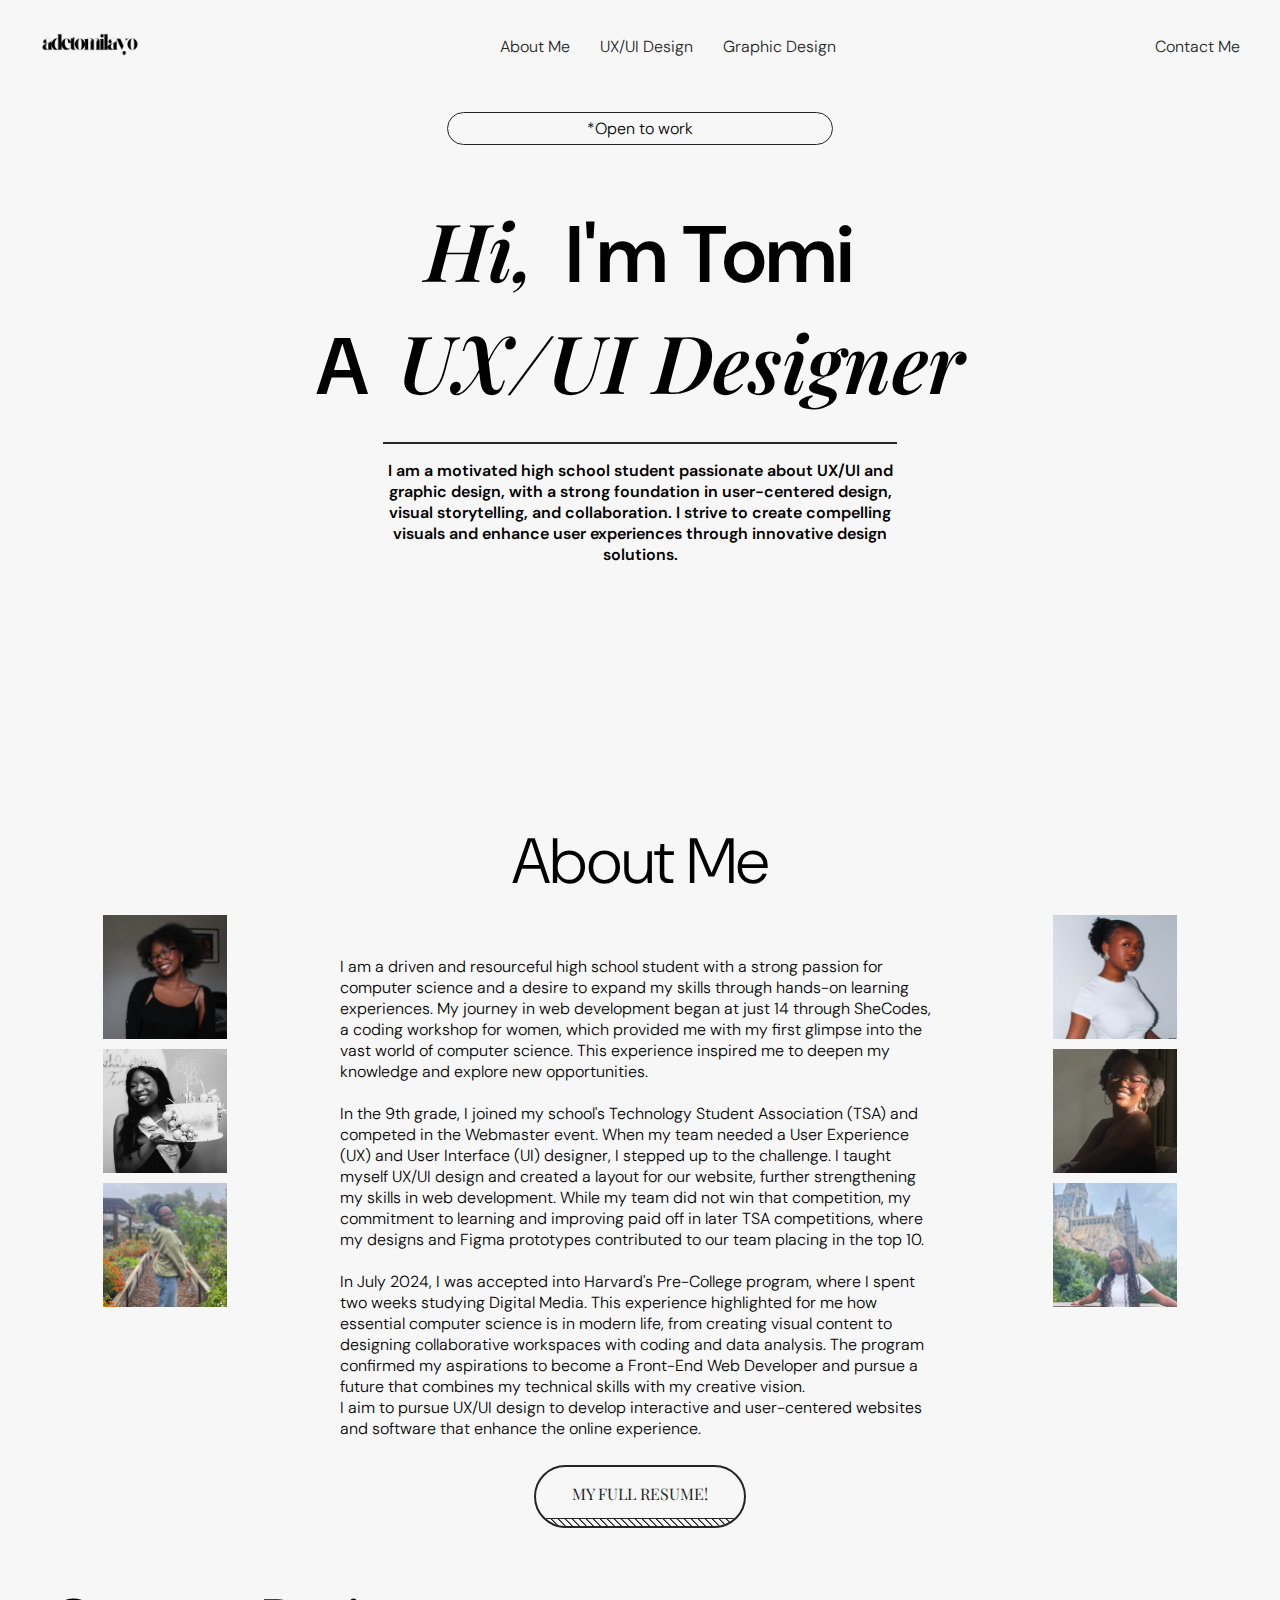
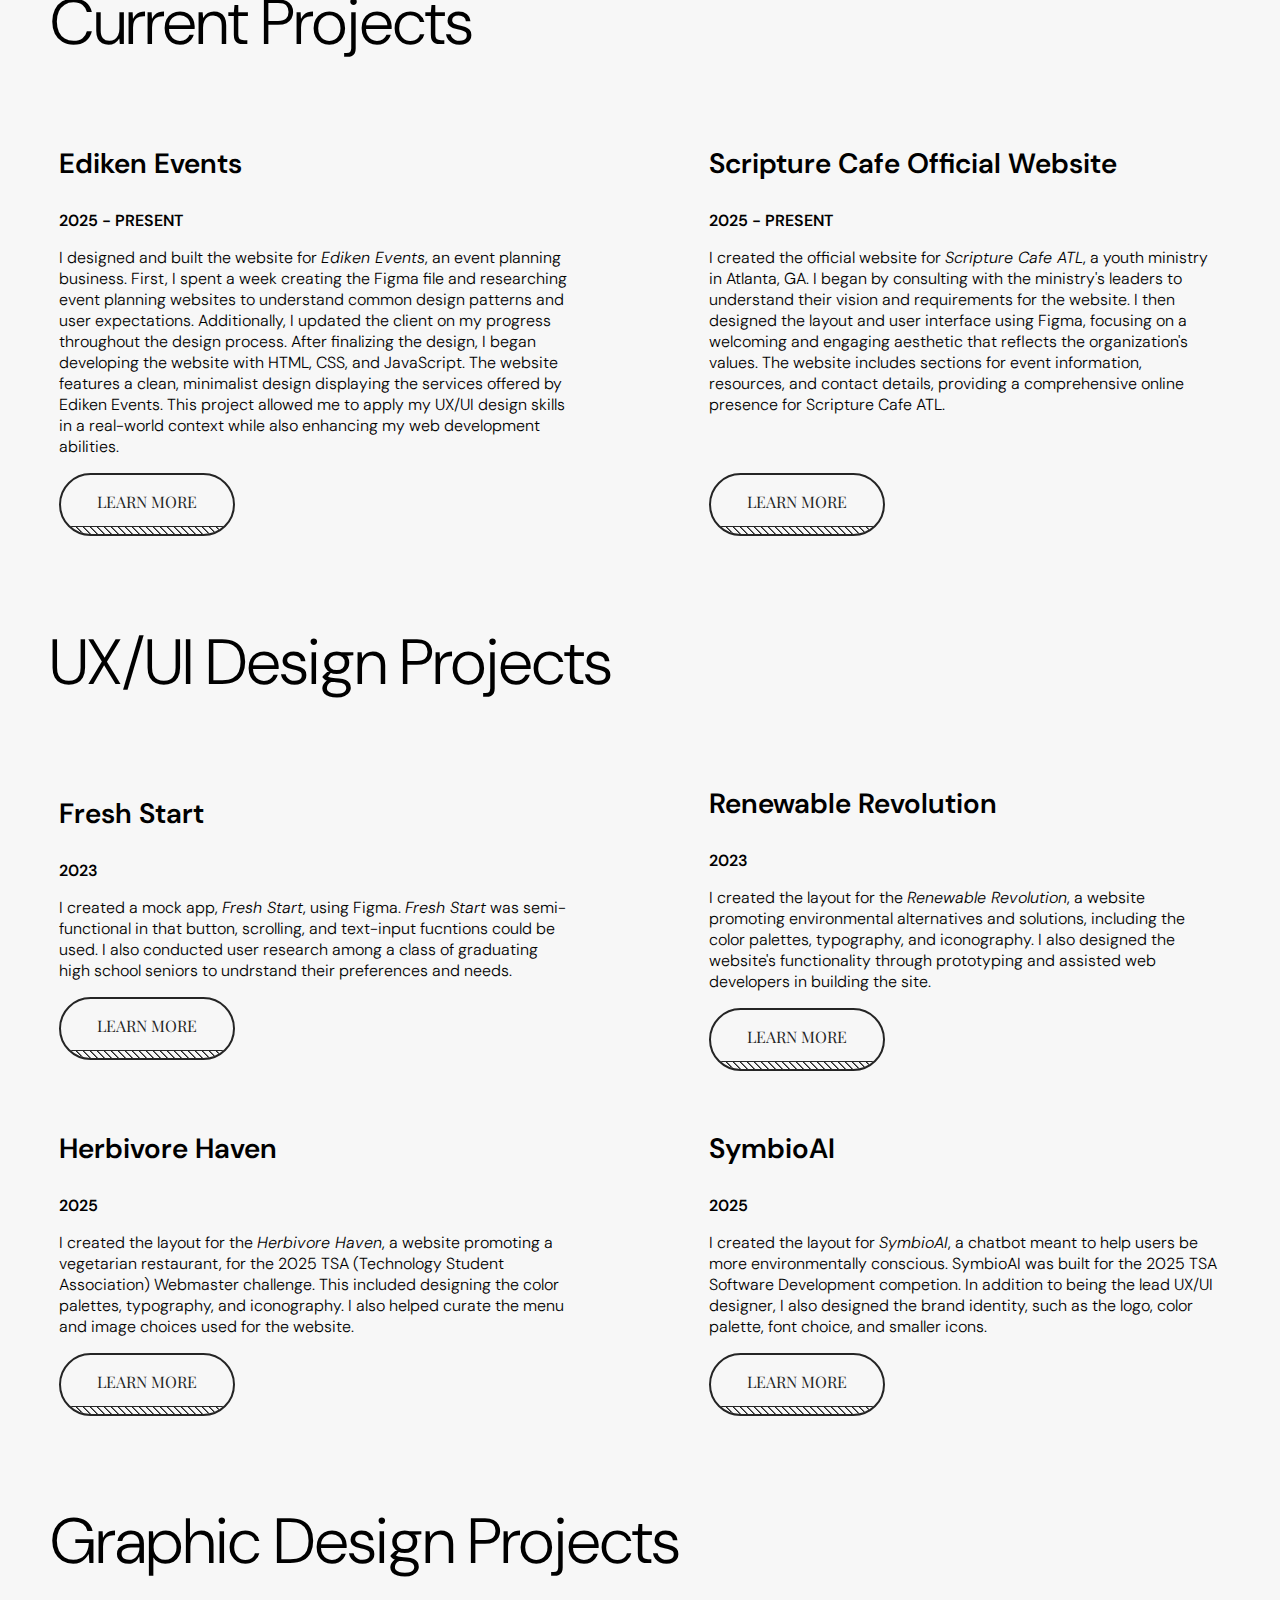
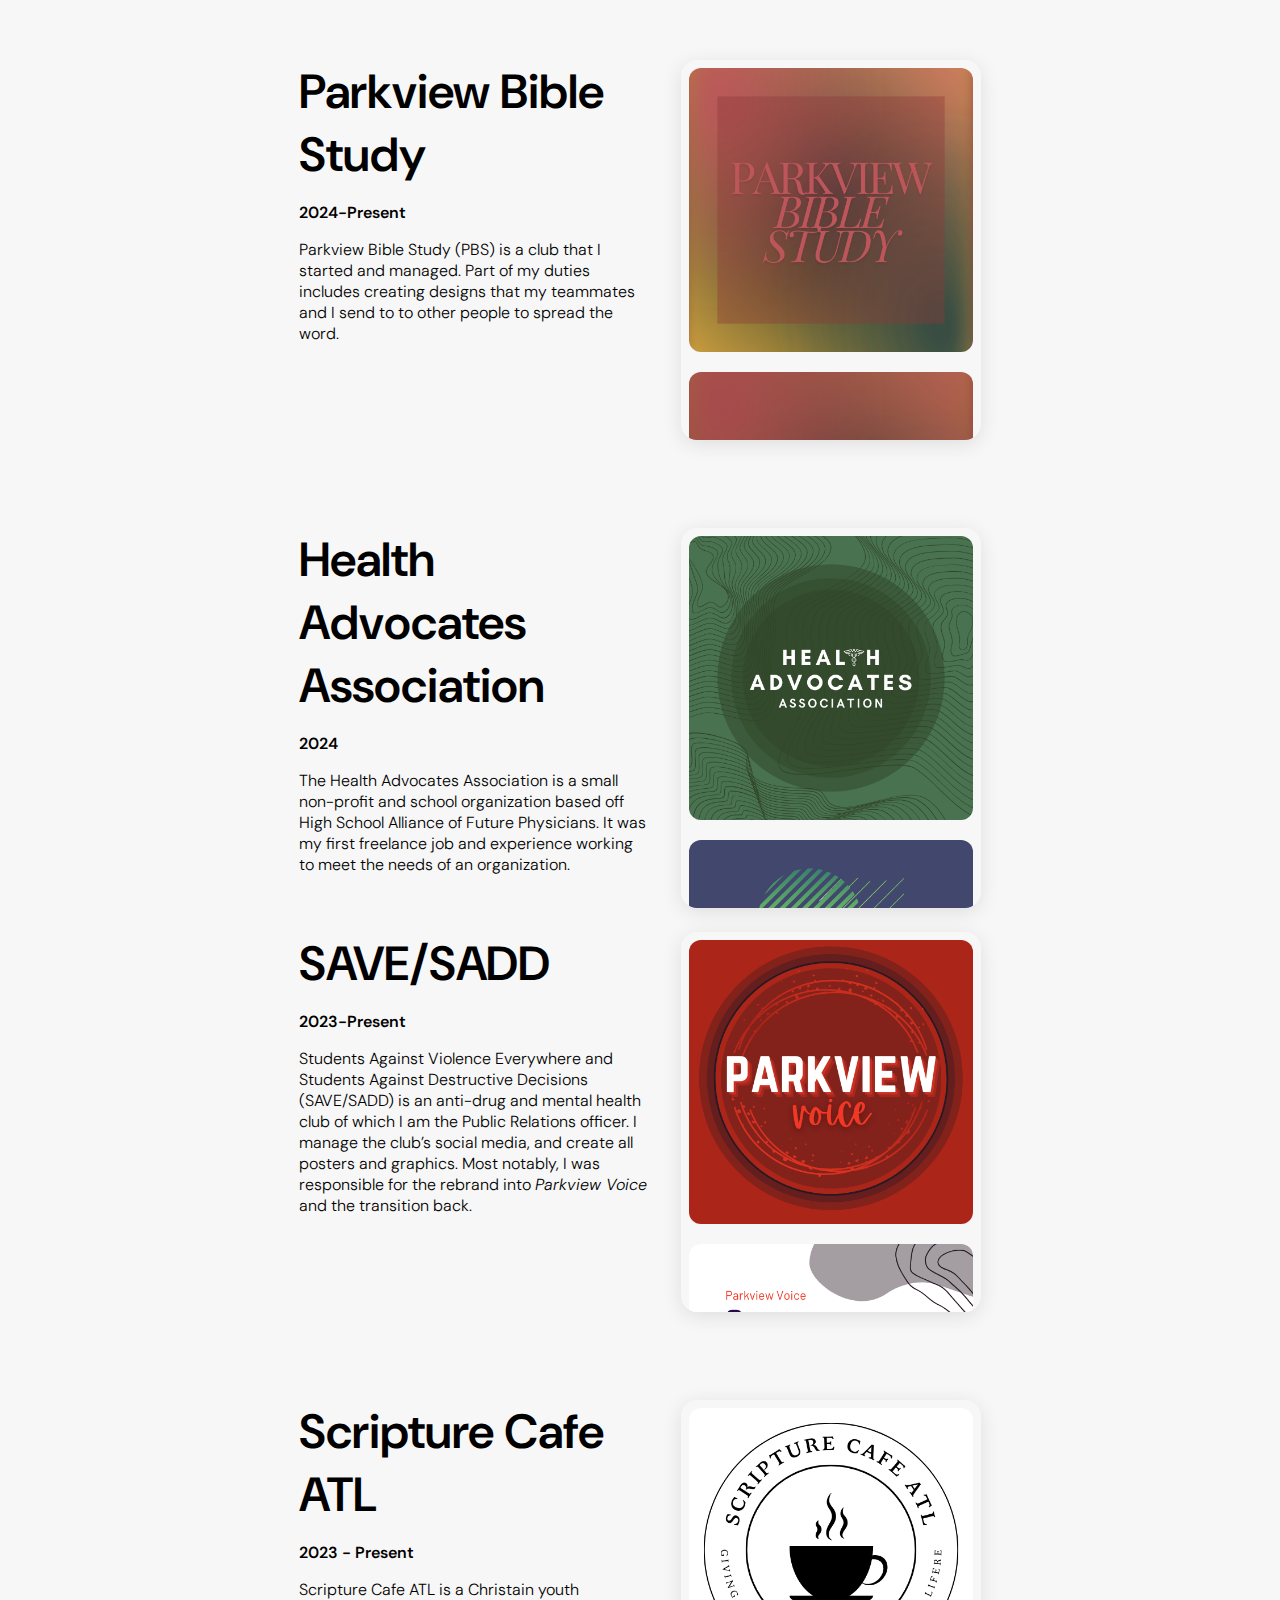
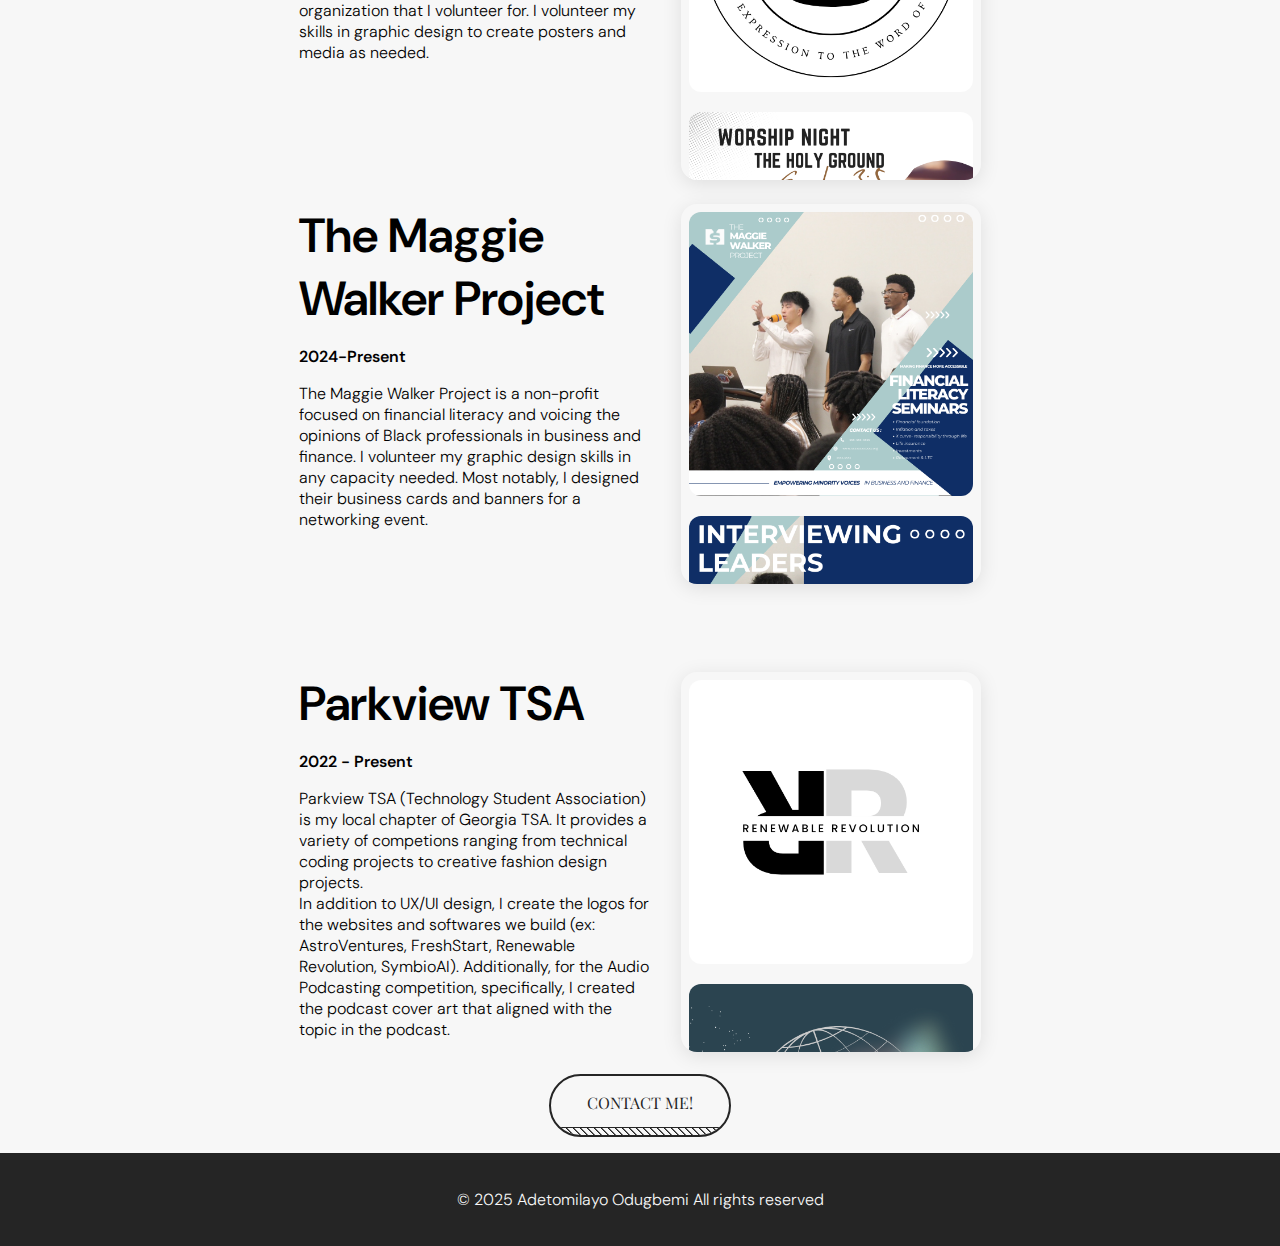
<file: index.html>
<!DOCTYPE html>
<html lang="en">
  <head>
    <meta charset="UTF-8" />
    <meta name="viewport" content="width=device-width, initial-scale=1.0" />
    <link rel="stylesheet" href="stylesheet.css" />
    <link rel="stylesheet" href="styles.css" />
    <link rel="preconnect" href="https://fonts.googleapis.com" />
    <link rel="preconnect" href="https://fonts.gstatic.com" crossorigin />
    <link
      href="https://fonts.googleapis.com/css2?family=DM+Sans:ital,opsz,wght@0,9..40,100..1000;1,9..40,100..1000&family=Playfair+Display:ital,wght@0,400..900;1,400..900&display=swap"
      rel="stylesheet"
    />
    <link
      rel="icon"
      type="image/x-icon"
      href="assets/favicon_io/favicon-32x32.png"
    />
    <link
      rel="stylesheet"
      href="https://cdn.jsdelivr.net/npm/bootstrap-icons@1.11.3/font/bootstrap-icons.min.css"
    />

    <title>Adetomilayo Odugbemi</title>
    <script src="script.js"></script>
  </head>
  <body>
    <!----NAVBAR---->
    <nav class="dm-sans-normal">
      <a href="#hero" class="logo"
        ><img src="adetomilayo.png" alt="Adetomilayo" id="logo"
      /></a>

      <button class="menu-toggle dm-sans-normal">☰</button>

      <ul class="nav-links">
        <li><a href="#abt-me">About Me</a></li>
        <!--<li><a href="#exp-sctn">Resume</a></li>-->
        <li><a href="#ux-ui-sctn">UX/UI Design</a></li>
        <li><a href="#grphc-dsn-sctn">Graphic Design</a></li>
        <!-- <li><a href="#brnd-sctn">Brand Design</a></li> -->
        <li class="mobile-only"><a href="#">Contact Me</a></li>
      </ul>
      <a href="contact.html" target="_blank" class="contact">Contact Me</a>
    </nav>

    <!----HERO---->
    <section class="header" id="hero">
      <p class="disclaimer dm-sans-normal">*Open to work</p>
      <div class="header-1">
        <h1 class="name playfair-display-semiBold">Hi,</h1>
        <h1 class="name blank_space">i</h1>
        <h1 class="name dm-sans-medium">I'm Tomi</h1>
      </div>
      <div class="header-2">
        <h1 class="career dm-sans-medium">A</h1>
        <h1 class="career blank_space">i</h1>
        <h1 class="career playfair-display-semiBold">UX/UI Designer</h1>
      </div>
      <hr class="header-rule" />
      <div class="small-desc dm-sans-medium">
        <p>
          I am a motivated high school student passionate about UX/UI and
          graphic design, with a strong foundation in user-centered design,
          visual storytelling, and collaboration. I strive to create compelling
          visuals and enhance user experiences through innovative design
          solutions.
        </p>
      </div>
      <div class="marquee">
        <div class="marquee-content dm-sans-medium">
          ORGANIZED • FLEXIBLE • METICULOUS • UNDERSTANDING • CREATIVE •
          AMBITIOUS • CURIOUS • ORGANIZED • FLEXIBLE • METICULOUS •
          UNDERSTANDING • CREATIVE • AMBITIOUS • CURIOUS
        </div>
      </div>
    </section>

    <!----ABOUT ME---->
    <section class="abt-me" id="abt-me">
      <div class="photo-row1">
        <img
          src="assets/cropped photos/black-nh.jpeg"
          alt="Adetomilayo with an afro"
          class="abt-me-img"
        /><img
          src="assets/cropped photos/bw-bd.JPG"
          alt="Adetomilayo's 16th birthday"
          class="abt-me-img"
        />
        <img
          src="assets/cropped photos/gt-garden.jpg"
          alt="Adetomilayo at Georgia Tech's garden"
          class="abt-me-img"
        />
      </div>
      <div class="bio-sctn">
        <h2 class="about dm-sans-normal" id="about-me">About Me</h2>
        <p class="abt-me-bio dm-sans-normal">
          I am a driven and resourceful high school student with a strong
          passion for computer science and a desire to expand my skills through
          hands-on learning experiences. My journey in web development began at
          just 14 through SheCodes, a coding workshop for women, which provided
          me with my first glimpse into the vast world of computer science. This
          experience inspired me to deepen my knowledge and explore new
          opportunities.<br /><br />

          In the 9th grade, I joined my school's Technology Student Association
          (TSA) and competed in the Webmaster event. When my team needed a User
          Experience (UX) and User Interface (UI) designer, I stepped up to the
          challenge. I taught myself UX/UI design and created a layout for our
          website, further strengthening my skills in web development. While my
          team did not win that competition, my commitment to learning and
          improving paid off in later TSA competitions, where my designs and
          Figma prototypes contributed to our team placing in the top 10.<br /><br />

          In July 2024, I was accepted into Harvard's Pre-College program, where
          I spent two weeks studying Digital Media. This experience highlighted
          for me how essential computer science is in modern life, from creating
          visual content to designing collaborative workspaces with coding and
          data analysis. The program confirmed my aspirations to become a
          Front-End Web Developer and pursue a future that combines my technical
          skills with my creative vision.<br />I aim to pursue UX/UI design to
          develop interactive and user-centered websites and software that
          enhance the online experience.
        </p>
      </div>
      <div class="photo-row2">
        <img
          src="assets/cropped photos/bw-ps.jpg"
          alt="Adetomilayo in a white shirt and black skirt"
          class="abt-me-img"
        />
        <img src="assets/cropped photos/nh-nl.JPG" class="abt-me-img" />
        <img
          src="assets/cropped photos/universal.jpg"
          alt="Adetomilayo at universal Studios in Orlando, Florida"
          class="abt-me-img"
        />
      </div>
    </section>
    <a href="assets/Adetomilayo Master Resume.pdf" target="_blank">
      <button class="btn btn--stripe btn--radius" id="full_resume">
        My Full Resume!
      </button>
    </a>

    <!--CURRENT PROJECTS SECTION-->
    <section id="curr-prjcts-sctn">
      <h2 class="dm-sans-normal h2-title">Current Projects</h2>

      <div class="curr-prjcts-row">
        <!----EDIKEN EVENTS---->
        <div class="exp-item">
          <div class="exp-item-desc">
            <h3 class="prjct-name dm-sans-medium">Ediken Events</h3>
            <p class="dm-sans-medium">2025 - PRESENT</p>
            <p class="dm-sans-normal">
              I designed and built the website for <em>Ediken Events</em>, an
              event planning business. First, I spent a week creating the Figma
              file and researching event planning websites to understand common
              design patterns and user expectations. Additionally, I updated the
              client on my progress throughout the design process. After
              finalizing the design, I began developing the website with HTML,
              CSS, and JavaScript. The website features a clean, minimalist
              design displaying the services offered by Ediken Events. This
              project allowed me to apply my UX/UI design skills in a real-world
              context while also enhancing my web development abilities.
            </p>
            <a href="https://edikenevents.netlify.app/" target="_blank">
              <button class="btn btn--stripe btn--radius">Learn More</button>
            </a>
          </div>
        </div>

        <!----SCRIPTURE CAFE---->
        <div class="exp-item renw-rev">
          <div class="exp-item-desc">
            <h3 class="prjct-name dm-sans-medium">
              Scripture Cafe Official Website
            </h3>
            <p class="dm-sans-medium">2025 - PRESENT</p>
            <p class="dm-sans-normal">
              I created the official website for <em>Scripture Cafe ATL</em>, a
              youth ministry in Atlanta, GA. I began by consulting with the
              ministry's leaders to understand their vision and requirements for
              the website. I then designed the layout and user interface using
              Figma, focusing on a welcoming and engaging aesthetic that
              reflects the organization's values. The website includes sections
              for event information, resources, and contact details, providing a
              comprehensive online presence for Scripture Cafe ATL.
              <br />
              <br />
              <br />
            </p>
            <a href="https://scripturecafeatl.netlify.app/" target="_blank">
              <button class="btn btn--stripe btn--radius">Learn More</button>
            </a>
          </div>
        </div>
      </div>
    </section>

    <!----EXPERIENCE SECTION---->
    <section id="ux-ui-sctn">
      <h2 class="dm-sans-normal h2-title">UX/UI Design Projects</h2>

      <div class="exp-row">
        <!----FRESH START---->
        <div class="exp-item fresh-srt">
          <div class="exp-item-desc">
            <h3 class="prjct-name dm-sans-medium">Fresh Start</h3>
            <p class="dm-sans-medium">2023</p>
            <p class="dm-sans-normal">
              I created a mock app, <em>Fresh Start</em>, using Figma.
              <em>Fresh Start</em> was semi-functional in that button,
              scrolling, and text-input fucntions could be used. I also
              conducted user research among a class of graduating high school
              seniors to undrstand their preferences and needs.
            </p>
            <a
              href="https://www.figma.com/design/nLBrkSJ72IgSPA6nVhRtR7/Fresh-Start---A-new-way-to-learn-recipes-(Copy)?node-id=0-1&t=jUELqQLW0ycpXaLp-1"
              target="_blank"
            >
              <button class="btn btn--stripe btn--radius">Learn More</button>
            </a>
          </div>
        </div>

        <!----RENEWABLE REVOLUTION---->
        <div class="exp-item renw-rev">
          <div class="exp-item-desc">
            <h3 class="prjct-name dm-sans-medium">Renewable Revolution</h3>
            <p class="dm-sans-medium">2023</p>
            <p class="dm-sans-normal">
              I created the layout for the <em>Renewable Revolution</em>, a
              website promoting environmental alternatives and solutions,
              including the color palettes, typography, and iconography. I also
              designed the website's functionality through prototyping and
              assisted web developers in building the site.
            </p>
            <a
              href="https://www.figma.com/design/KuD45EAAhhjoI69J8ktrmk/Renewable-Revolution-(TSA-23-24)?node-id=283-59&t=y1pzNdwj5bzKHEAr-1"
              target="_blank"
            >
              <button class="btn btn--stripe btn--radius">Learn More</button>
            </a>
          </div>
        </div>
      </div>

      <!-----------------------------------------------NEXT ROW--------------------------------------------->
      <div class="exp-row">
        <!----HERBIVOIRE HAVEN---->
        <div class="exp-item herb-hav">
          <div class="exp-item-desc">
            <h3 class="prjct-name dm-sans-medium">Herbivore Haven</h3>
            <p class="dm-sans-medium">2025</p>
            <p class="dm-sans-normal">
              I created the layout for the <em>Herbivore Haven</em>, a website
              promoting a vegetarian restaurant, for the 2025 TSA (Technology
              Student Association) Webmaster challenge. This included designing
              the color palettes, typography, and iconography. I also helped
              curate the menu and image choices used for the website.
            </p>
            <a href="https://herbivorehaven.netlify.app/" target="_blank"
              ><button id="btn-herb-hav" class="btn btn--stripe btn--radius">
                Learn More
              </button></a
            >
          </div>
        </div>

        <!----SYMBIOAI---->
        <div class="exp-item">
          <div class="exp-item-desc">
            <h3 class="prjct-name dm-sans-medium">SymbioAI</h3>
            <p class="dm-sans-medium">2025</p>
            <p class="dm-sans-normal">
              I created the layout for <em>SymbioAI</em>, a chatbot meant to
              help users be more environmentally conscious. SymbioAI was built
              for the 2025 TSA Software Development competion. In addition to
              being the lead UX/UI designer, I also designed the brand identity,
              such as the logo, color palette, font choice, and smaller icons.
            </p>
            <a href="https://symbioai.netlify.app/" target="_blank">
              <button class="btn btn--stripe btn--radius">Learn More</button>
            </a>
          </div>
        </div>
      </div>

      <!----ADD ANOTHER ROW WHEN YOU GET MORE EXPERIENCE---->
    </section>

    <!--GRAPHIC DESIGN-->
    <section id="grphc-dsn-sctn">
      <h2 class="dm-sans-normal h2-title">Graphic Design Projects</h2>
      <!----ROW 1---->
      <div class="grphc-dsn-prjcts">
        <!----PARKVIEW BIBLE STUDY---->
        <div class="carousel-flex-container">
          <div class="pbs-info">
            <h3 class="grphc-dsn-title dm-sans-medium">Parkview Bible Study</h3>
            <p class="dm-sans-medium">2024-Present</p>
            <p class="dm-sans-normal">
              Parkview Bible Study (PBS) is a club that I started and managed.
              Part of my duties includes creating designs that my teammates and
              I send to to other people to spread the word.
            </p>
          </div>

          <div id="image-carousel">
            <div class="carousel-container">
              <div class="carousel-images">
                <!----ORIGINAL SET---->
                <div>
                  <img src="assets/PBS-grphc-dsn/PBS(1).png" alt="Image 1" />
                </div>
                <div>
                  <img src="assets/PBS-grphc-dsn/PBS(2).png" alt="Image 2" />
                </div>
                <div>
                  <img src="assets/PBS-grphc-dsn/PBS(3).png" alt="Image 3" />
                </div>
                <div>
                  <img src="assets/PBS-grphc-dsn/PBS(4).png" alt="Image 4" />
                </div>
                <div>
                  <img src="assets/PBS-grphc-dsn/PBS(5).png" alt="Image 5" />
                </div>
                <div>
                  <img src="assets/PBS-grphc-dsn/PBS(6).png" alt="Image 6" />
                </div>
                <div>
                  <img src="assets/PBS-grphc-dsn/PBS(7).png" alt="Image 7" />
                </div>
                <div>
                  <img src="assets/PBS-grphc-dsn/PBS(8).png" alt="Image 8" />
                </div>
                <div>
                  <img src="assets/PBS-grphc-dsn/PBS(9).png" alt="Image 9" />
                </div>

                <!----DUPLICATE SET---->
                <div>
                  <img
                    src="assets/PBS-grphc-dsn/PBS(1).png"
                    alt="Image 1 clone"
                  />
                </div>
                <div>
                  <img
                    src="assets/PBS-grphc-dsn/PBS(2).png"
                    alt="Image 2 clone"
                  />
                </div>
                <div>
                  <img
                    src="assets/PBS-grphc-dsn/PBS(3).png"
                    alt="Image 3 clone"
                  />
                </div>
                <div>
                  <img
                    src="assets/PBS-grphc-dsn/PBS(4).png"
                    alt="Image 4 clone"
                  />
                </div>
                <div>
                  <img
                    src="assets/PBS-grphc-dsn/PBS(5).png"
                    alt="Image 5 clone"
                  />
                </div>
                <div>
                  <img
                    src="assets/PBS-grphc-dsn/PBS(6).png"
                    alt="Image 6 clone"
                  />
                </div>
                <div>
                  <img
                    src="assets/PBS-grphc-dsn/PBS(7).png"
                    alt="Image 7 clone"
                  />
                </div>
                <div>
                  <img
                    src="assets/PBS-grphc-dsn/PBS(8).png"
                    alt="Image 8 clone"
                  />
                </div>
                <div>
                  <img
                    src="assets/PBS-grphc-dsn/PBS(9).png"
                    alt="Image 9 clone"
                  />
                </div>
              </div>
            </div>
          </div>
        </div>

        <!----HEALTH ADVOCATES ASSOCIATION--->
        <div class="carousel-flex-container">
          <div class="pbs-info">
            <h3 class="grphc-dsn-title dm-sans-medium">
              Health Advocates Association
            </h3>
            <p class="dm-sans-medium">2024</p>
            <p class="dm-sans-normal">
              The Health Advocates Association is a small non-profit and school
              organization based off High School Alliance of Future Physicians.
              It was my first freelance job and experience working to meet the
              needs of an organization.
            </p>
          </div>

          <div id="image-carousel">
            <div class="carousel-container">
              <div class="carousel-images">
                <!----ORIGINAL SET---->
                <div>
                  <img src="assets/HAA-grphc-dsn/HAA(1).png" alt="Image 1" />
                </div>
                <div>
                  <img src="assets/HAA-grphc-dsn/HAA(2).png" alt="Image 2" />
                </div>
                <div>
                  <img src="assets/HAA-grphc-dsn/HAA(3).png" alt="Image 3" />
                </div>
                <div>
                  <img src="assets/HAA-grphc-dsn/HAA(4).png" alt="Image 4" />
                </div>
                <div>
                  <img src="assets/HAA-grphc-dsn/HAA(5).png" alt="Image 5" />
                </div>
                <div>
                  <img src="assets/HAA-grphc-dsn/HAA(6).png" alt="Image 6" />
                </div>

                <!----DUPLICATE SET---->
                <div>
                  <img
                    src="assets/HAA-grphc-dsn/HAA(1).png"
                    alt="Image 1 clone"
                  />
                </div>
                <div>
                  <img
                    src="assets/HAA-grphc-dsn/HAA(2).png"
                    alt="Image 2 clone"
                  />
                </div>
                <div>
                  <img
                    src="assets/HAA-grphc-dsn/HAA(3).png"
                    alt="Image 3 clone"
                  />
                </div>
                <div>
                  <img
                    src="assets/HAA-grphc-dsn/HAA(4).png"
                    alt="Image 4 clone"
                  />
                </div>
                <div>
                  <img
                    src="assets/HAA-grphc-dsn/HAA(5).png"
                    alt="Image 5 clone"
                  />
                </div>
                <div>
                  <img
                    src="assets/HAA-grphc-dsn/HAA(6).png"
                    alt="Image 6 clone"
                  />
                </div>
                <div></div>
              </div>
            </div>
          </div>
        </div>
      </div>

      <!----ROW 2--->
      <div class="grphc-dsn-prjcts">
        <!----SAVE/SADD---->
        <div class="carousel-flex-container">
          <div class="pbs-info">
            <h3 class="grphc-dsn-title dm-sans-medium">SAVE/SADD</h3>
            <p class="dm-sans-medium">2023-Present</p>
            <p class="dm-sans-normal">
              Students Against Violence Everywhere and Students Against
              Destructive Decisions (SAVE/SADD) is an anti-drug and mental
              health club of which I am the Public Relations officer. I manage
              the club’s social media, and create all posters and graphics. Most
              notably, I was responsible for the rebrand into
              <em>Parkview Voice</em> and the transition back.
            </p>
          </div>

          <div id="image-carousel">
            <div class="carousel-container">
              <div class="carousel-images">
                <!----ORIGINAL SET---->
                <div>
                  <img src="assets/SAV-grphc-dsn/SAV(1).png" alt="Image 1" />
                </div>
                <div>
                  <img src="assets/SAV-grphc-dsn/SAV(2).png" alt="Image 2" />
                </div>
                <div>
                  <img src="assets/SAV-grphc-dsn/SAV(3).png" alt="Image 3" />
                </div>
                <div>
                  <img src="assets/SAV-grphc-dsn/SAV(4).png" alt="Image 4" />
                </div>
                <div>
                  <img src="assets/SAV-grphc-dsn/SAV(5).png" alt="Image 5" />
                </div>
                <div>
                  <img src="assets/SAV-grphc-dsn/SAV(6).png" alt="Image 6" />
                </div>
                <div>
                  <img src="assets/SAV-grphc-dsn/SAV(7).png" alt="Image 7" />
                </div>
                <div>
                  <img src="assets/SAV-grphc-dsn/SAV(8).jpg" alt="Image 8" />
                </div>
                <div>
                  <img src="assets/SAV-grphc-dsn/SAV(9).jpg" alt="Image 9" />
                </div>

                <!----DUPLICATE SET---->
                <div>
                  <img
                    src="assets/SAV-grphc-dsn/SAV(1).png"
                    alt="Image 1 clone"
                  />
                </div>
                <div>
                  <img
                    src="assets/SAV-grphc-dsn/SAV(2).png"
                    alt="Image 2 clone"
                  />
                </div>
                <div>
                  <img
                    src="assets/SAV-grphc-dsn/SAV(3).png"
                    alt="Image 3 clone"
                  />
                </div>
                <div>
                  <img
                    src="assets/SAV-grphc-dsn/SAV(4).png"
                    alt="Image 4 clone"
                  />
                </div>
                <div>
                  <img
                    src="assets/SAV-grphc-dsn/SAV(5).png"
                    alt="Image 5 clone"
                  />
                </div>
                <div>
                  <img
                    src="assets/SAV-grphc-dsn/SAV(6).png"
                    alt="Image 6 clone"
                  />
                </div>
                <div>
                  <img
                    src="assets/SAV-grphc-dsn/SAV(7).png"
                    alt="Image 7 clone"
                  />
                </div>
                <div>
                  <img
                    src="assets/SAV-grphc-dsn/SAV(8).jpg"
                    alt="Image 8 clone"
                  />
                </div>
                <div>
                  <img
                    src="assets/SAV-grphc-dsn/SAV(9).jpg"
                    alt="Image 9 clone"
                  />
                </div>
              </div>
            </div>
          </div>
        </div>

        <!----SCRIPTURE CAFE--->
        <div class="carousel-flex-container">
          <div class="pbs-info">
            <h3 class="grphc-dsn-title dm-sans-medium">Scripture Cafe ATL</h3>
            <p class="dm-sans-medium">2023 - Present</p>
            <p class="dm-sans-normal">
              Scripture Cafe ATL is a Christain youth organization that I
              volunteer for. I volunteer my skills in graphic design to create
              posters and media as needed.
            </p>
          </div>

          <div id="image-carousel">
            <div class="carousel-container">
              <div class="carousel-images">
                <!----ORIGINAL SET---->
                <div>
                  <img src="assets/SC-grphc-dsn/SC(1).png" alt="Image 1" />
                </div>
                <div>
                  <img src="assets/SC-grphc-dsn/SC(2).png" alt="Image 2" />
                </div>
                <div>
                  <img src="assets/SC-grphc-dsn/SC(3).png" alt="Image 3" />
                </div>
                <div>
                  <img src="assets/SC-grphc-dsn/SC(4).png" alt="Image 4" />
                </div>
                <div>
                  <img src="assets/SC-grphc-dsn/SC(5).png" alt="Image 5" />
                </div>
                <div>
                  <img src="assets/SC-grphc-dsn/SC(6).png" alt="Image 6" />
                </div>
                <div>
                  <img src="assets/SC-grphc-dsn/SC(7).png" alt="Image 7" />
                </div>
                <div>
                  <img src="assets/SC-grphc-dsn/SC(8).png" alt="Image 8" />
                </div>
                <div>
                  <img src="assets/SC-grphc-dsn/SC(9).png" alt="Image 9" />
                </div>

                <!----DUPLICATE SET---->
                <div>
                  <img
                    src="assets/SC-grphc-dsn/SC(1).png"
                    alt="Image 1 clone"
                  />
                </div>
                <div>
                  <img
                    src="assets/SC-grphc-dsn/SC(2).png"
                    alt="Image 2 clone"
                  />
                </div>
                <div>
                  <img
                    src="assets/SC-grphc-dsn/SC(3).png"
                    alt="Image 3 clone"
                  />
                </div>
                <div>
                  <img
                    src="assets/SC-grphc-dsn/SC(4).png"
                    alt="Image 4 clone"
                  />
                </div>
                <div>
                  <img
                    src="assets/SC-grphc-dsn/SC(5).png"
                    alt="Image 5 clone"
                  />
                </div>
                <div>
                  <img
                    src="assets/SC-grphc-dsn/SC(6).png"
                    alt="Image 6 clone"
                  />
                </div>
                <div>
                  <img
                    src="assets/SC-grphc-dsn/SC(7).png"
                    alt="Image 7 clone"
                  />
                </div>
                <div>
                  <img
                    src="assets/SC-grphc-dsn/SC(8).png"
                    alt="Image 8 clone"
                  />
                </div>
                <div>
                  <img
                    src="assets/SC-grphc-dsn/SC(9).png"
                    alt="Image 9 clone"
                  />
                </div>
                <div></div>
              </div>
            </div>
          </div>
        </div>
      </div>

      <!----ROW 3--->
      <div class="grphc-dsn-prjcts">
        <!----MAGGIE WALKER PROJECT---->
        <div class="carousel-flex-container">
          <div class="pbs-info">
            <h3 class="grphc-dsn-title dm-sans-medium">
              The Maggie Walker Project
            </h3>
            <p class="dm-sans-medium">2024-Present</p>
            <p class="dm-sans-normal">
              The Maggie Walker Project is a non-profit focused on financial
              literacy and voicing the opinions of Black professionals in
              business and finance. I volunteer my graphic design skills in any
              capacity needed. Most notably, I designed their business cards and
              banners for a networking event.
            </p>
          </div>

          <div id="image-carousel">
            <div class="carousel-container">
              <div class="carousel-images">
                <!----ORIGINAL SET---->
                <div>
                  <img src="assets/MWP-grphc-dsn/MWP(1).png" alt="Image 1" />
                </div>
                <div>
                  <img src="assets/MWP-grphc-dsn/MWP(2).png" alt="Image 2" />
                </div>
                <div>
                  <img src="assets/MWP-grphc-dsn/MWP(3).png" alt="Image 3" />
                </div>

                <!----DUPLICATE SET---->
                <div>
                  <img
                    src="assets/MWP-grphc-dsn/MWP(1).png"
                    alt="Image 1 clone"
                  />
                </div>
                <div>
                  <img
                    src="assets/MWP-grphc-dsn/MWP(2).png"
                    alt="Image 2 clone"
                  />
                </div>
                <div>
                  <img
                    src="assets/MWP-grphc-dsn/MWP(3).png"
                    alt="Image 3 clone"
                  />
                </div>
              </div>
            </div>
          </div>
        </div>

        <!----PARKVIEW TSA--->
        <div class="carousel-flex-container">
          <div class="pbs-info">
            <h3 class="grphc-dsn-title dm-sans-medium">Parkview TSA</h3>
            <p class="dm-sans-medium">2022 - Present</p>
            <p class="dm-sans-normal">
              Parkview TSA (Technology Student Association) is my local chapter
              of Georgia TSA. It provides a variety of competions ranging from
              technical coding projects to creative fashion design projects.
              <br />
              In addition to UX/UI design, I create the logos for the websites
              and softwares we build (ex: AstroVentures, FreshStart, Renewable
              Revolution, SymbioAI). Additionally, for the Audio Podcasting
              competition, specifically, I created the podcast cover art that
              aligned with the topic in the podcast.
            </p>
          </div>

          <div id="image-carousel">
            <div class="carousel-container">
              <div class="carousel-images">
                <!----ORIGINAL SET---->
                <div>
                  <img src="assets/TSA-grphc-dsn/TSA(1).png" alt="Image 1" />
                </div>
                <div>
                  <img src="assets/TSA-grphc-dsn/TSA(2).png" alt="Image 2" />
                </div>
                <div>
                  <img src="assets/TSA-grphc-dsn/TSA(3).png" alt="Image 3" />
                </div>
                <div>
                  <img src="assets/TSA-grphc-dsn/TSA(4).png" alt="Image 4" />
                </div>
                <div>
                  <img src="assets/TSA-grphc-dsn/TSA(5).png" alt="Image 5" />
                </div>
                <div>
                  <img src="assets/TSA-grphc-dsn/TSA(6).png" alt="Image 6" />
                </div>
                <div>
                  <img src="assets/TSA-grphc-dsn/TSA(7).png" alt="Image 7" />
                </div>
                <div>
                  <img src="assets/TSA-grphc-dsn/TSA(8).png" alt="Image 8" />
                </div>
                <div>
                  <img src="assets/TSA-grphc-dsn/TSA(9).png" alt="Image 9" />
                </div>
                <div>
                  <img src="assets/TSA-grphc-dsn/TSA(10).png" alt="Image 10" />
                </div>
                <div>
                  <img src="assets/TSA-grphc-dsn/TSA(11).png" alt="Image 11" />
                </div>
                <div>
                  <img src="assets/TSA-grphc-dsn/TSA(12).png" alt="Image 12" />
                </div>
                <div>
                  <img src="assets/TSA-grphc-dsn/TSA(13).jpg" alt="Image 13" />
                </div>

                <!----DUPLICATE SET---->
                <div>
                  <img
                    src="assets/TSA-grphc-dsn/TSA(1).png"
                    alt="Image 1 clone"
                  />
                </div>
                <div>
                  <img
                    src="assets/TSA-grphc-dsn/TSA(2).png"
                    alt="Image 2 clone"
                  />
                </div>
                <div>
                  <img
                    src="assets/TSA-grphc-dsn/TSA(3).png"
                    alt="Image 3 clone"
                  />
                </div>
                <div>
                  <img
                    src="assets/TSA-grphc-dsn/TSA(4).png"
                    alt="Image 4 clone"
                  />
                </div>
                <div>
                  <img
                    src="assets/TSA-grphc-dsn/TSA(5).png"
                    alt="Image 5 clone"
                  />
                </div>
                <div>
                  <img
                    src="assets/TSA-grphc-dsn/TSA(6).png"
                    alt="Image 6 clone"
                  />
                </div>
                <div>
                  <img
                    src="assets/TSA-grphc-dsn/TSA(7).png"
                    alt="Image 7 clone"
                  />
                </div>
                <div>
                  <img
                    src="assets/TSA-grphc-dsn/TSA(8).png"
                    alt="Image 8 clone"
                  />
                </div>
                <div>
                  <img
                    src="assets/TSA-grphc-dsn/TSA(9).png"
                    alt="Image 9 clone"
                  />
                </div>
                <div>
                  <img
                    src="assets/TSA-grphc-dsn/TSA(10).png"
                    alt="Image 10 clone"
                  />
                </div>
                <div>
                  <img
                    src="assets/TSA-grphc-dsn/TSA(11).png"
                    alt="Image 11 clone"
                  />
                </div>
                <div>
                  <img
                    src="assets/TSA-grphc-dsn/TSA(12).png"
                    alt="Image 12 clone"
                  />
                </div>
                <div>
                  <img
                    src="assets/TSA-grphc-dsn/TSA(13).jpg"
                    alt="Image 13 clone"
                  />
                </div>
                <div></div>
              </div>
            </div>
          </div>
        </div>
      </div>
    </section>
    <br />

    <!----BRAND DESIGN---->
    <!--<section id="brnd-sctn">
      <h1 class="dm-sans-normal">Brand Design</h1>
    </section>-->

    <!----FOOTER---->
    <center>
      <a href="contact.html" target="_blank">
        <button class="btn btn--stripe btn--radius" id="cntct-btn">
          Contact Me!
        </button>
      </a>
    </center>

    <footer>
      <p class="dm-sans-normal">
        © 2025 Adetomilayo Odugbemi All rights reserved
      </p>
    </footer>
  </body>
</html>
</file>
<file: stylesheet.css>
/*****FONTS*****/

.playfair-display-semiBold {
  font-family: "Playfair Display", serif;
  font-optical-sizing: auto;
  font-weight: 600;
  font-style: italic;
}

.playfair-display-normal {
  font-family: "Playfair Display", serif;
  font-optical-sizing: auto;
  font-weight: 400;
  font-style: italic;
}
.dm-sans-medium {
  font-family: "DM Sans", serif;
  font-optical-sizing: auto;
  font-weight: 600;
  font-style: normal;
}

.dm-sans-normal {
  font-family: "DM Sans", serif;
  font-optical-sizing: auto;
  font-weight: 300;
  font-style: normal;
}

/*****BODY*****/
html {
  scroll-behavior: smooth;
  overflow-x: hidden;
}

body {
  background-color: #f7f7f7;
  margin: 0;
  padding: 0;
}

h1 {
  font-size: 5rem;
}

h2 {
  font-size: 4em;
}

h3 {
  font-size: 3rem;
}

.blank_space {
  color: #f7f7f7;
}
a {
  text-decoration: none;
}
/*****HEADER*****/
.header {
  text-align: center;
  display: block;
  padding-top: 7rem;
}

.disclaimer {
  border: 1px solid #252525;
  width: 30%;
  display: block;
  margin: 0 auto;
  padding-top: 5px;
  padding-bottom: 5px;
  border-radius: 40px;
}

.career {
  display: inline-block;
  margin: 0 auto;
  margin-bottom: 15px;
}

.name {
  display: inline-block;
  margin-top: 50px;
  margin-bottom: 0px;
}

.header-rule {
  width: 40%;
  border: 1px solid #252525;
}

.small-desc {
  width: 40%;
  display: block;
  margin: 0 auto;
}

.marquee {
  overflow: hidden;
  white-space: nowrap;
  width: 100%;
  margin-top: 100px;
}

.marquee-content {
  display: inline-block;
  animation: scrollText 10s linear infinite;
  font-size: 32px;
  padding-left: 100%; /* Push text to the right to start off-screen */
}

@keyframes scrollText {
  from {
    transform: translateX(0%);
  }
  to {
    transform: translateX(-100%);
  }
}

/*****NAVBAR*****/
nav {
  position: fixed;
  top: 0;
  left: 0;
  width: 100%;
  margin: 0 auto;
  display: flex;
  justify-content: space-between; /* Logo left, Contact right */
  align-items: center;
  padding: 20px 40px;
  color: #252525;
  background-color: #f7f7f7;
  box-sizing: border-box;
  z-index: 1000;
}

nav .logo {
  max-width: fit-content;
}

#logo {
  width: 100px;
}

nav .nav-links {
  display: flex;
  gap: 30px;
  list-style: none;
  flex-grow: 1; /* Makes sure the menu takes up remaining space */
  justify-content: center; /* Centers the links */
}

nav .nav-links a,
nav .contact {
  text-decoration: none; /* Removes underline */
  color: #252525; /* Sets the color to dark gray */
}

nav .nav-links a:hover,
nav .contact:hover {
  color: #000; /* Optional: changes the color when hovered */
}

/* Mobile menu button (hidden by default) */
.menu-toggle {
  display: none;
  cursor: pointer;
  background: none;
  border: none;
  font-size: 24px;
}

/* Media queries for responsive design */
@media screen and (max-width: 768px) {
  nav {
    padding: 15px 20px;
  }

  .menu-toggle {
    display: block;
  }

  nav .nav-links {
    position: fixed;
    top: 70px;
    left: 0;
    width: 100%;
    flex-direction: column;
    align-items: center;
    background-color: #f7f7f7;
    box-shadow: 0 5px 10px rgba(0, 0, 0, 0.1);
    padding: 20px 0;
    gap: 20px;
    transform: translateY(-150%);
    transition: transform 0.3s ease;
    visibility: hidden;
    z-index: 999;
  }

  nav .nav-links.active {
    transform: translateY(0);
    visibility: visible;
  }

  nav .contact {
    display: none; /* Hide contact button on small screens */
  }

  /* Add contact link to mobile menu instead */
  nav .nav-links li:last-child {
    margin-bottom: 10px;
  }
}

@media screen and (max-width: 480px) {
  #logo {
    width: 80px;
  }
}

/* Mobile-only elements */
.mobile-only {
  display: none;
}

@media screen and (max-width: 768px) {
  .mobile-only {
    display: block;
  }
}

/*****ABOUT-ME*****/
.abt-me {
  display: flex;
  justify-content: center; /*centers content horizontally*/
  align-items: center; /*aligns items verticall*/
  gap: 20px; /*Adds space between the photo sections and bio*/
  padding: 10px;
  margin-top: 50px;
}
.abt-me-img {
  height: 40%;
  width: 40%;
}

.photo-row1,
.photo-row2 {
  display: flex;
  flex-direction: column;
  align-items: center;
  gap: 10px;
}

.bio-sctn {
  max-width: 600px;
  /*text-align: center;*/
}
.about {
  text-align: center;
}

/*****CURRENT PROJECTS*****/
.curr-prjcts-container {
  display: flex;
  flex-wrap: wrap;
  justify-content: space-around;
  gap: 20px;
}

.curr-prjcts-row {
  display: flex;
  flex-wrap: wrap; /* optional: wrap items on smaller screens */
  justify-content: space-around; /* or space-between, flex-start, etc. */
  gap: 20px; /* optional spacing between items */
}

.curr-prjct-item {
  display: flex;
  justify-content: space-between;
  align-items: center;
  width: 40%;
  padding: 0 50px;
  margin-bottom: 15px;
}

/*****UX/UI DESIGN*****/
.h2-title {
  margin-left: 50px;
}

.exp-item {
  display: flex;
  justify-content: space-between; /* Pushes year to far left and description to right */
  align-items: center; /* Aligns items vertically */
  width: 40%; /* Ensures it takes full width */
  padding: 0 50px; /* Adds spacing on both sides */
  margin-bottom: 15px;
}

.exp-item:hover {
  background-color: #252525;
  color: #f7f7f7;
  transition: 0.5s ease-in-out;
}

.exp-item-desc {
  max-width: 100%;
}

.prjct-name {
  font-size: 28px;
}

.exp-row {
  display: flex;
  flex-wrap: wrap; /* optional: wrap items on smaller screens */
  justify-content: space-around; /* or space-between, flex-start, etc. */
  gap: 20px; /* optional spacing between items */
}

#full_resume {
  margin: 0 auto;
  display: block;
}

/****GRAPHIC DESIGN****/
.grphc-dsn-prjcts {
  display: flex;
  flex-direction: row; /* Side-by-side layout */
  gap: 4rem;
  justify-content: center; /* Center content horizontally */
  align-items: flex-start; /* Align to top */
  flex-wrap: wrap; /* Allow wrapping on small screens */
}

.grphc-dsn-title {
  margin: 0 auto;
}

.carousel-flex-container {
  display: flex;
  gap: 2rem;
  justify-content: center;
  align-items: flex-start;
  margin-top: 1.5rem;
}

.pbs-info {
  max-width: 350px;
  flex-grow: 1; /* Allow this container to grow to fill available space */
  font-size: 1rem;
}

.carousel-container {
  height: 380px;
  overflow: hidden;
  border-radius: 1rem;
  box-shadow: 0 4px 20px rgba(0, 0, 0, 0.1);
  max-width: 300px;
  flex-grow: 1; /* Allow this container to grow to fill available space */
  position: relative;
}

.carousel-images {
  display: flex;
  flex-direction: column;
  animation: scrollVertical 18s linear infinite; /* Ensure animation runs here */
  width: 100%; /* Make sure carousel takes full width */
}

.carousel-images div {
  padding: 0.5rem;
  box-sizing: border-box;
}

.carousel-images img {
  width: 100%;
  height: auto;
  object-fit: cover;
  transition: transform 0.3s ease;
  border-radius: 0.75rem;
}

/* Zoom on hover */
.carousel-images img:hover {
  transform: scale(1.05);
  z-index: 2;
}

/* Pause animation on hover */
.carousel-container:hover .carousel-images {
  animation-play-state: paused;
}

@keyframes scrollVertical {
  0% {
    transform: translateY(0);
  }
  100% {
    transform: translateY(-50%);
  }
}

@media (max-width: 768px) {
  .grphc-dsn-prjcts {
    flex-direction: column; /* Stack vertically on smaller screens */
    align-items: center; /* Center horizontally */
  }

  .pbs-info,
  .carousel-container {
    max-width: 100%; /* Full width on small screens */
  }
}

/*****FOOTER*****/
footer {
  background-color: #252525;
  padding: 20px;
}

footer p {
  color: #f7f7f7;
  text-align: center;
}

#cntct-btn {
  display: block;
  margin: 10 auto;
}
</file>
<file: styles.css>
@import url("https://fonts.googleapis.com/css2?family=Playfair+Display:wght@400;700&display=swap");
@keyframes stripe-slide {
  0% {
    background-position: 0% 0;
  }
  100% {
    background-position: 100% 0;
  }
}
.btn {
  overflow: visible;
  margin: 0;
  padding: 0;
  border: 0;
  background: transparent;
  font: inherit;
  line-height: normal;
  cursor: pointer;
  -moz-user-select: text;
  display: block;
  text-decoration: none;
  text-transform: uppercase;
  padding: 16px 36px 22px;
  background-color: #f7f7f7;
  color: #252525;
  border: 2px solid #252525;
  border-radius: 6px;
  margin-bottom: 16px;
  transition: all 0.5s ease;
  font-family: "Playfair Display", serif;
}
.btn:-moz-focus-inner {
  padding: 0;
  border: 0;
}
.btn--stripe {
  overflow: hidden;
  position: relative;
}
.btn--stripe:after {
  content: "";
  display: block;
  height: 7px;
  width: 100%;
  background-image: repeating-linear-gradient(
    45deg,
    #252525,
    #252525 1px,
    transparent 2px,
    transparent 5px
  );
  backface-visibility: hidden;
  border-top: 1px solid #252525;
  position: absolute;
  left: 0;
  bottom: 0;
  background-size: 7px 7px;
}
.btn--stripe:hover {
  background-color: #252525;
  color: #f7f7f7;
  border-color: #252525;
}
.btn--stripe:hover:after {
  background-image: repeating-linear-gradient(
    45deg,
    #f7f7f7,
    #f7f7f7 1px,
    transparent 2px,
    transparent 5px
  );
  border-top: 1px solid #252525;
  animation: stripe-slide 12s infinite linear forwards;
}
.btn--large {
  width: 50%;
}
.btn--radius {
  border-radius: 36px;
} /*# sourceMappingURL=styles.css.map */
</file>
